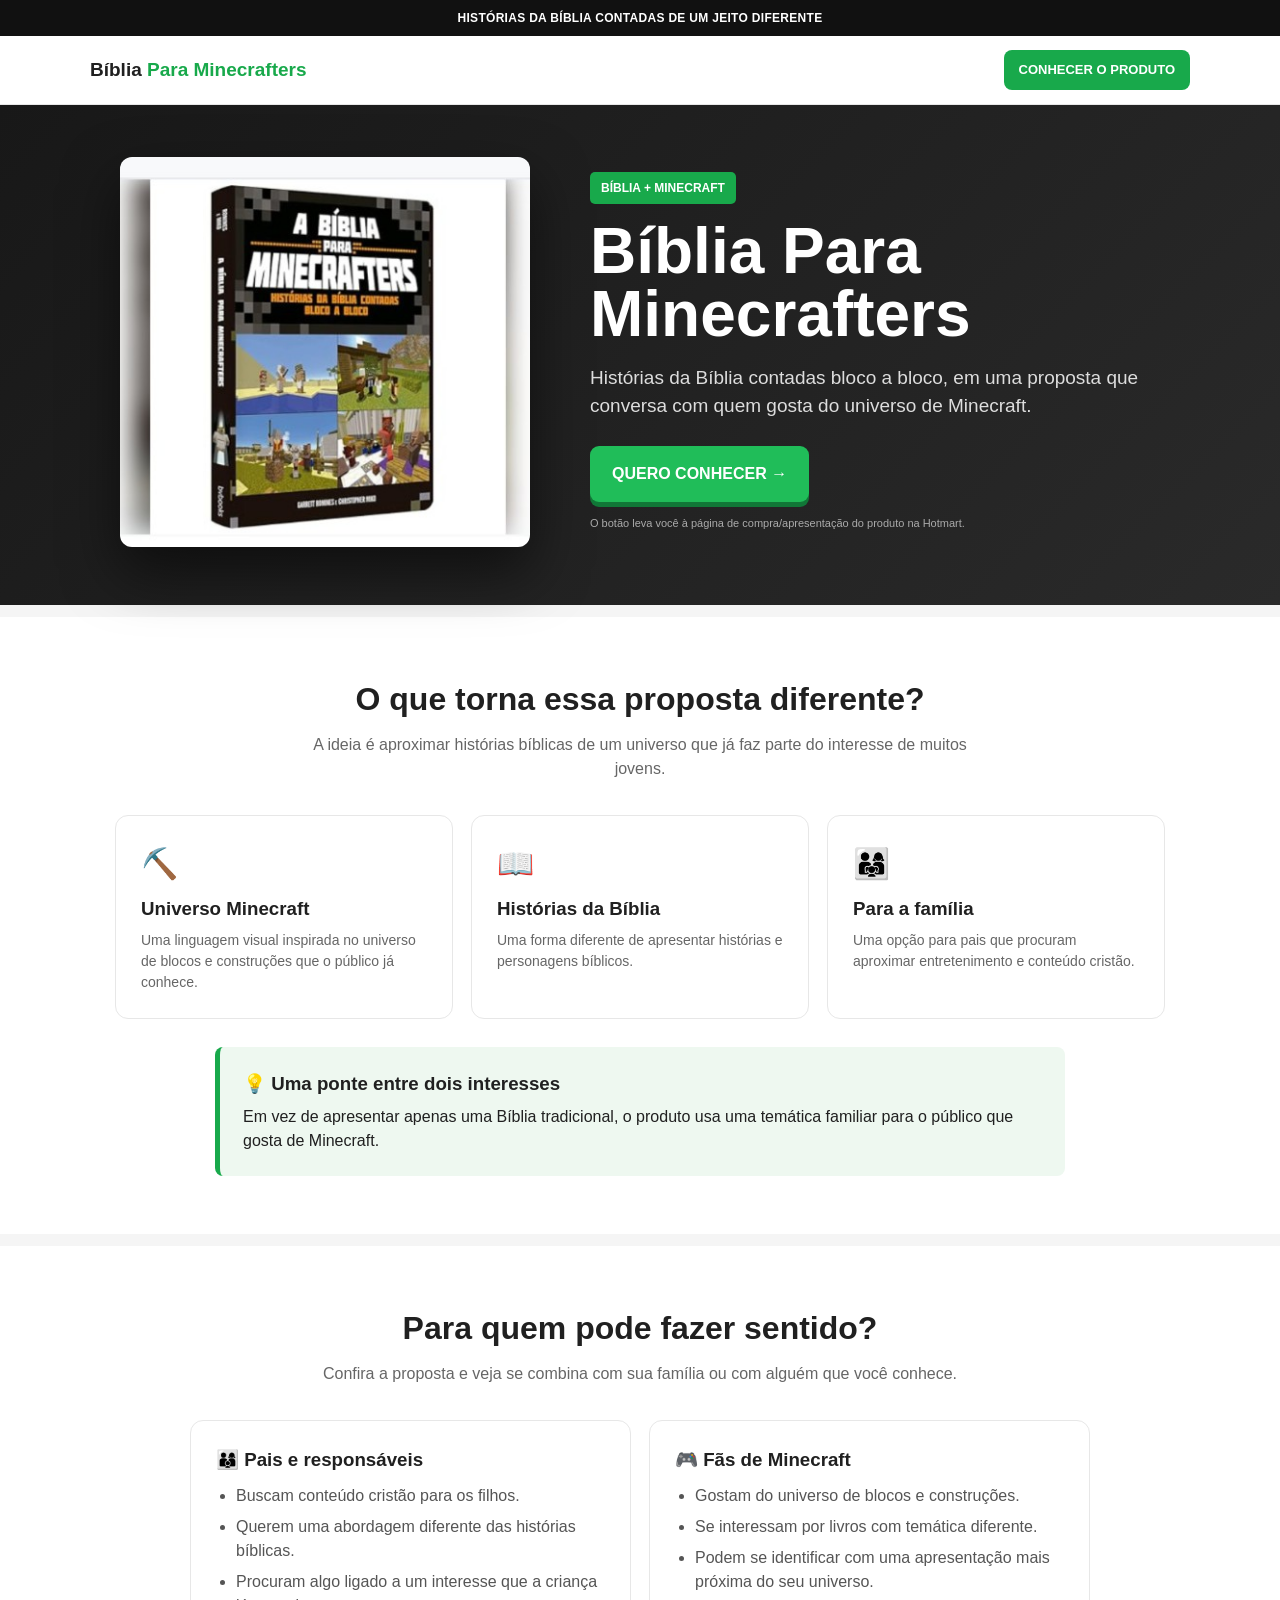
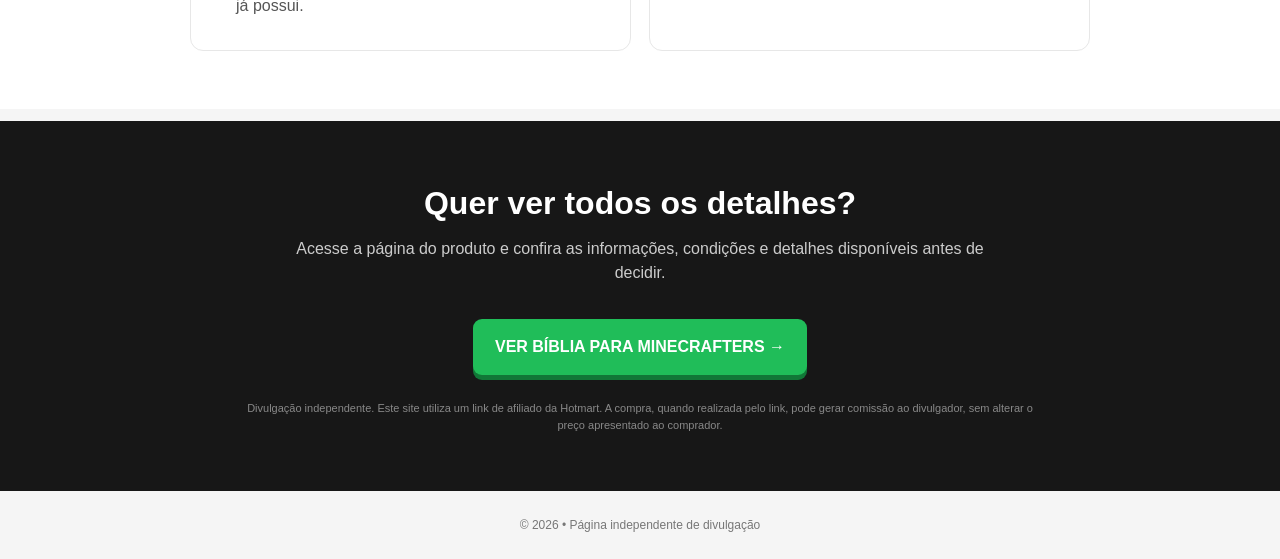
<file: index.html>
<!DOCTYPE html>
<html lang="pt-BR">
<head>
<meta charset="UTF-8">
<meta name="viewport" content="width=device-width, initial-scale=1.0">
<meta name="description" content="Bíblia Para Minecrafters — histórias da Bíblia contadas bloco a bloco.">
<title>Bíblia Para Minecrafters | Histórias da Bíblia</title>
<style>
:root{--green:#18a94b;--dark:#171717;--light:#f5f5f5;--text:#202020;--muted:#666;--line:#e7e7e7}
*{box-sizing:border-box;margin:0;padding:0}
body{font-family:Arial,Helvetica,sans-serif;background:var(--light);color:var(--text);line-height:1.5}
a{color:inherit}
.top{background:#111;color:#fff;text-align:center;padding:9px 14px;font-size:12px;font-weight:800;letter-spacing:.3px}
.nav{background:#fff;border-bottom:1px solid var(--line);padding:14px 18px;position:sticky;top:0;z-index:10}
.navin{max-width:1100px;margin:auto;display:flex;align-items:center;justify-content:space-between;gap:12px}
.logo{font-weight:900;font-size:19px}.logo b{color:var(--green)}
.nav a{text-decoration:none;background:var(--green);color:#fff;padding:10px 15px;border-radius:8px;font-weight:900;font-size:13px}
.hero{background:linear-gradient(135deg,#181818,#2a2a2a);color:#fff;padding:52px 20px 58px}
.wrap{max-width:1050px;margin:auto}
.hero-grid{display:grid;grid-template-columns:minmax(260px,420px) 1fr;align-items:center;gap:55px}
.cover{width:100%;max-width:410px;margin:auto;display:block;border-radius:12px;box-shadow:0 24px 55px rgba(0,0,0,.55)}
.badge{display:inline-block;background:var(--green);padding:7px 11px;border-radius:5px;font-size:12px;font-weight:900;text-transform:uppercase;margin-bottom:16px}
h1{font-size:clamp(38px,6vw,64px);line-height:.98;margin-bottom:18px}
.lead{font-size:19px;color:#ddd;max-width:610px;margin-bottom:25px}
.cta{display:inline-block;background:#20bd59;color:#fff;text-decoration:none;padding:16px 22px;border-radius:9px;font-size:16px;font-weight:900;box-shadow:0 5px 0 #117737;transition:.15s}
.cta:hover{transform:translateY(2px);box-shadow:0 3px 0 #117737}
.note{font-size:11px;color:#aaa;margin-top:13px}
section{background:#fff;margin-top:12px;padding:58px 20px}
.title{font-size:32px;text-align:center;margin-bottom:10px}
.sub{text-align:center;color:var(--muted);max-width:700px;margin:0 auto 34px}
.cards{display:grid;grid-template-columns:repeat(3,1fr);gap:18px}
.card{border:1px solid var(--line);border-radius:13px;padding:25px;background:#fff}
.card .ico{font-size:30px;margin-bottom:9px}.card h3{margin-bottom:7px}.card p{color:var(--muted);font-size:14px}
.highlight{max-width:850px;margin:28px auto 0;padding:23px;border-left:5px solid var(--green);background:#eef8f0;border-radius:8px}
.highlight h3{margin-bottom:7px}
.audience{display:grid;grid-template-columns:1fr 1fr;gap:18px;max-width:900px;margin:auto}
.box{padding:25px;border:1px solid var(--line);border-radius:13px}
.box ul{padding-left:20px;color:#555;margin-top:10px}.box li{margin:7px 0}
.final{background:var(--dark);color:#fff;text-align:center}
.final .sub{color:#ccc}
.disc{font-size:11px;color:#888;max-width:800px;margin:25px auto 0;text-align:center}
footer{padding:25px 15px;text-align:center;color:#777;font-size:12px}
@media(max-width:760px){.nav a{display:none}.hero{padding:35px 17px 48px}.hero-grid{grid-template-columns:1fr;gap:30px}.cover{max-width:310px}.hero-copy{text-align:center}.lead{font-size:17px}section{padding:43px 17px}.title{font-size:27px}.cards,.audience{grid-template-columns:1fr}}
</style>
</head>
<body>
<div class="top">HISTÓRIAS DA BÍBLIA CONTADAS DE UM JEITO DIFERENTE</div>
<header class="nav"><div class="navin"><div class="logo">Bíblia <b>Para Minecrafters</b></div><a href="https://go.hotmart.com/D107093049S" target="_blank" rel="noopener noreferrer">CONHECER O PRODUTO</a></div></header>
<main>
<section class="hero" style="margin-top:0">
<div class="wrap hero-grid">
<div><img class="cover" src="[data-uri]" alt="Capa da Bíblia Para Minecrafters"></div>
<div class="hero-copy">
<span class="badge">Bíblia + Minecraft</span>
<h1>Bíblia Para<br>Minecrafters</h1>
<p class="lead">Histórias da Bíblia contadas bloco a bloco, em uma proposta que conversa com quem gosta do universo de Minecraft.</p>
<a class="cta" href="https://go.hotmart.com/D107093049S" target="_blank" rel="noopener noreferrer">QUERO CONHECER →</a>
<p class="note">O botão leva você à página de compra/apresentação do produto na Hotmart.</p>
</div>
</div>
</section>
<section><div class="wrap">
<h2 class="title">O que torna essa proposta diferente?</h2>
<p class="sub">A ideia é aproximar histórias bíblicas de um universo que já faz parte do interesse de muitos jovens.</p>
<div class="cards">
<div class="card"><div class="ico">⛏️</div><h3>Universo Minecraft</h3><p>Uma linguagem visual inspirada no universo de blocos e construções que o público já conhece.</p></div>
<div class="card"><div class="ico">📖</div><h3>Histórias da Bíblia</h3><p>Uma forma diferente de apresentar histórias e personagens bíblicos.</p></div>
<div class="card"><div class="ico">👨‍👩‍👧</div><h3>Para a família</h3><p>Uma opção para pais que procuram aproximar entretenimento e conteúdo cristão.</p></div>
</div>
<div class="highlight"><h3>💡 Uma ponte entre dois interesses</h3><p>Em vez de apresentar apenas uma Bíblia tradicional, o produto usa uma temática familiar para o público que gosta de Minecraft.</p></div>
</div></section>
<section><div class="wrap">
<h2 class="title">Para quem pode fazer sentido?</h2>
<p class="sub">Confira a proposta e veja se combina com sua família ou com alguém que você conhece.</p>
<div class="audience">
<div class="box"><h3>👨‍👩‍👦 Pais e responsáveis</h3><ul><li>Buscam conteúdo cristão para os filhos.</li><li>Querem uma abordagem diferente das histórias bíblicas.</li><li>Procuram algo ligado a um interesse que a criança já possui.</li></ul></div>
<div class="box"><h3>🎮 Fãs de Minecraft</h3><ul><li>Gostam do universo de blocos e construções.</li><li>Se interessam por livros com temática diferente.</li><li>Podem se identificar com uma apresentação mais próxima do seu universo.</li></ul></div>
</div>
</div></section>
<section class="final"><div class="wrap">
<h2 class="title">Quer ver todos os detalhes?</h2>
<p class="sub">Acesse a página do produto e confira as informações, condições e detalhes disponíveis antes de decidir.</p>
<a class="cta" href="https://go.hotmart.com/D107093049S" target="_blank" rel="noopener noreferrer">VER BÍBLIA PARA MINECRAFTERS →</a>
<p class="disc">Divulgação independente. Este site utiliza um link de afiliado da Hotmart. A compra, quando realizada pelo link, pode gerar comissão ao divulgador, sem alterar o preço apresentado ao comprador.</p>
</div></section>
</main>
<footer>© 2026 • Página independente de divulgação</footer>
</body></html>
</file>
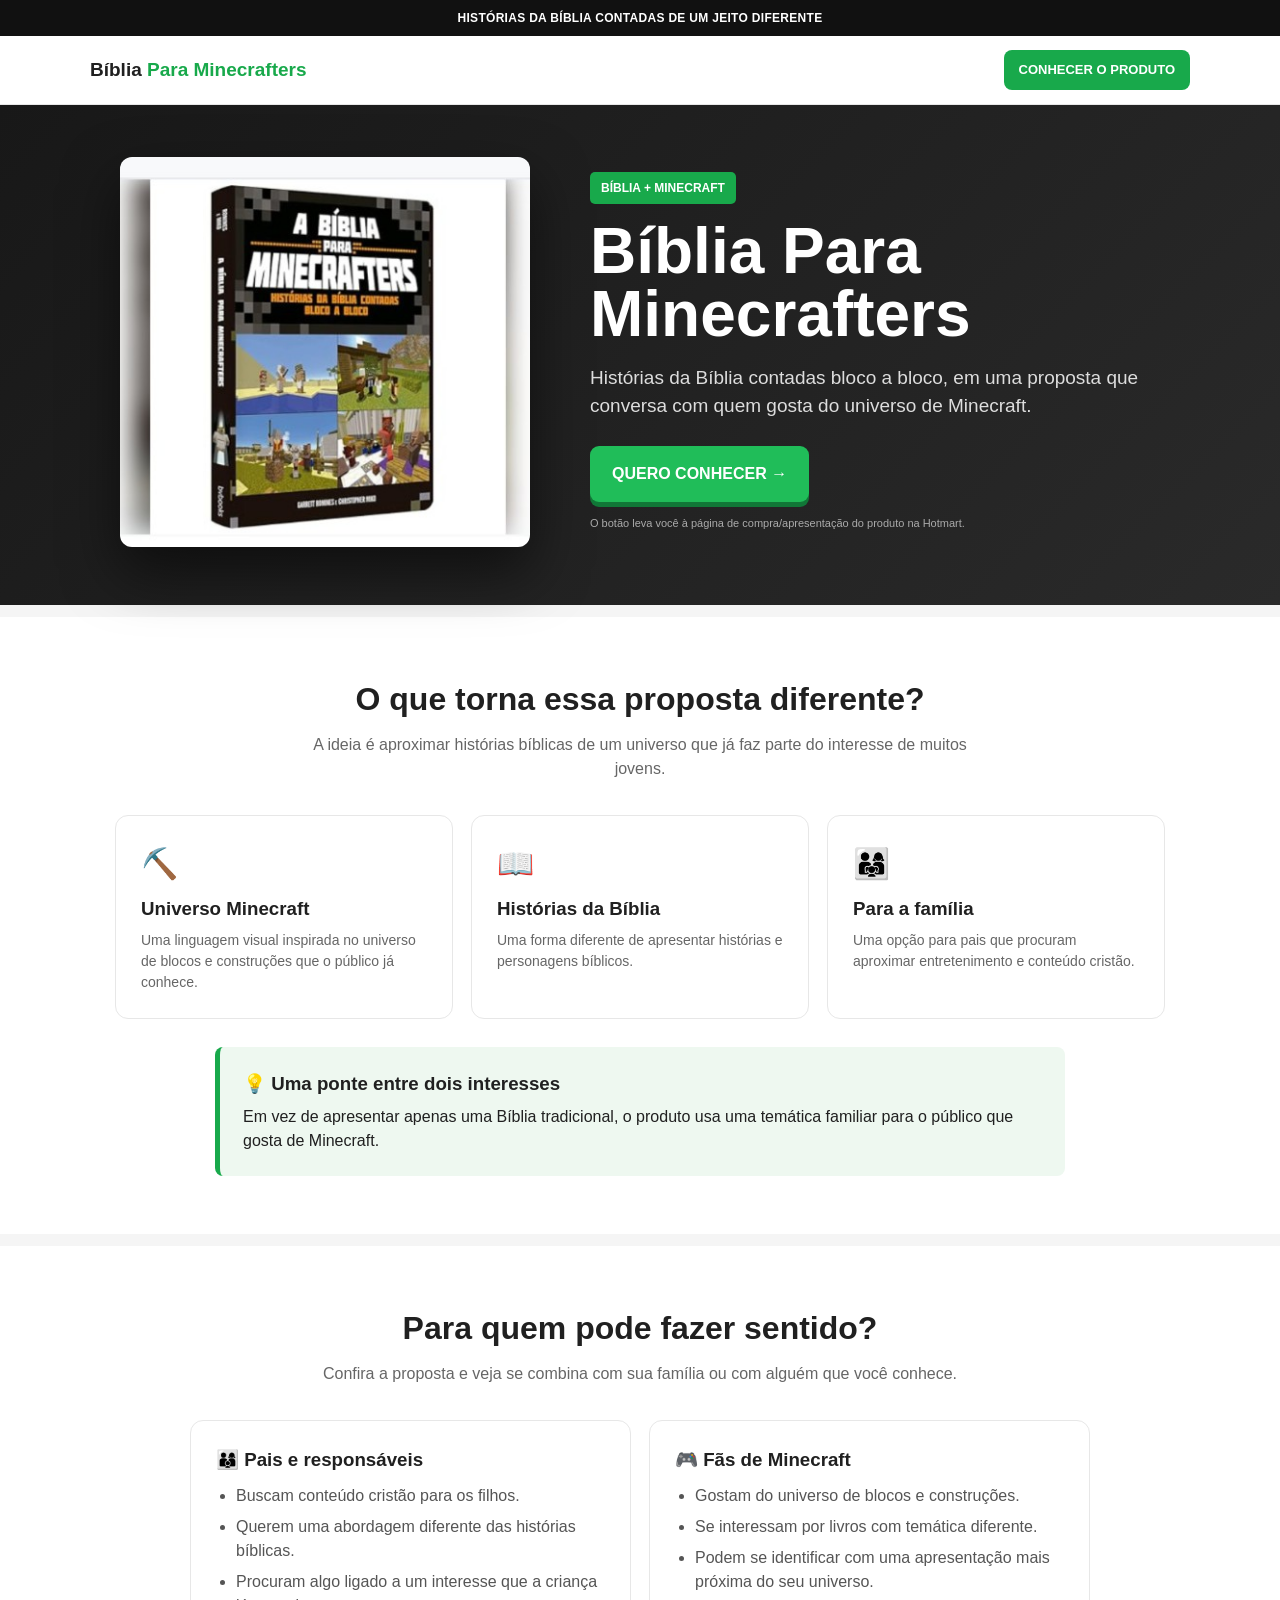
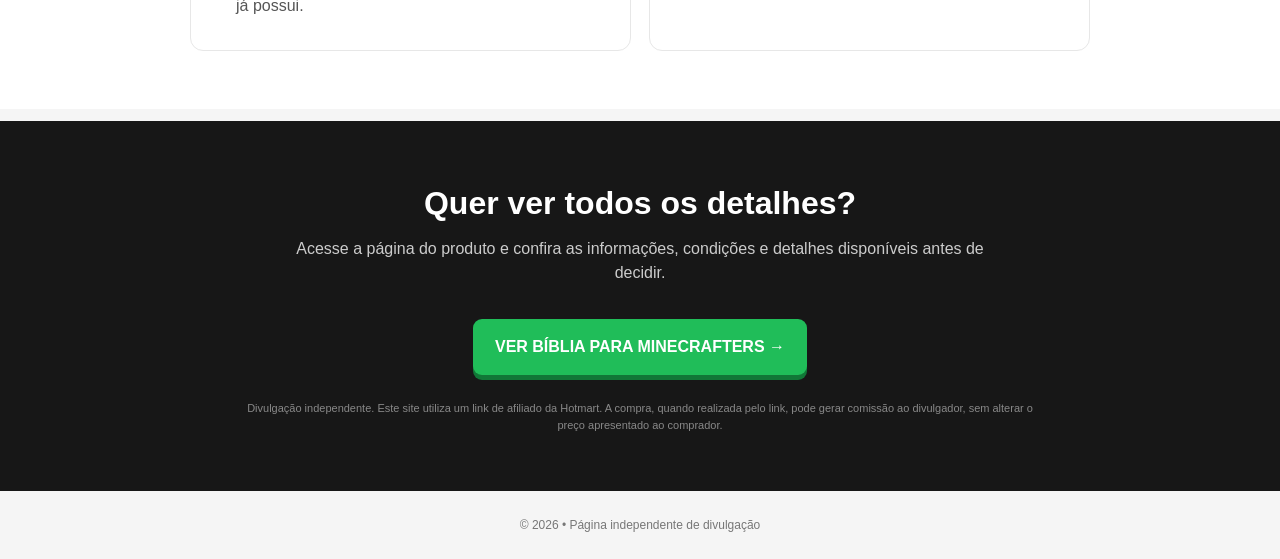
<file: index-5.html>
<!DOCTYPE html>
<html lang="pt-BR">
<head>
<meta charset="UTF-8">
<meta name="viewport" content="width=device-width, initial-scale=1.0">
<meta name="description" content="Bíblia Para Minecrafters — histórias da Bíblia contadas bloco a bloco.">
<title>Bíblia Para Minecrafters | Histórias da Bíblia</title>
<style>
:root{--green:#18a94b;--dark:#171717;--light:#f5f5f5;--text:#202020;--muted:#666;--line:#e7e7e7}
*{box-sizing:border-box;margin:0;padding:0}
body{font-family:Arial,Helvetica,sans-serif;background:var(--light);color:var(--text);line-height:1.5}
a{color:inherit}
.top{background:#111;color:#fff;text-align:center;padding:9px 14px;font-size:12px;font-weight:800;letter-spacing:.3px}
.nav{background:#fff;border-bottom:1px solid var(--line);padding:14px 18px;position:sticky;top:0;z-index:10}
.navin{max-width:1100px;margin:auto;display:flex;align-items:center;justify-content:space-between;gap:12px}
.logo{font-weight:900;font-size:19px}.logo b{color:var(--green)}
.nav a{text-decoration:none;background:var(--green);color:#fff;padding:10px 15px;border-radius:8px;font-weight:900;font-size:13px}
.hero{background:linear-gradient(135deg,#181818,#2a2a2a);color:#fff;padding:52px 20px 58px}
.wrap{max-width:1050px;margin:auto}
.hero-grid{display:grid;grid-template-columns:minmax(260px,420px) 1fr;align-items:center;gap:55px}
.cover{width:100%;max-width:410px;margin:auto;display:block;border-radius:12px;box-shadow:0 24px 55px rgba(0,0,0,.55)}
.badge{display:inline-block;background:var(--green);padding:7px 11px;border-radius:5px;font-size:12px;font-weight:900;text-transform:uppercase;margin-bottom:16px}
h1{font-size:clamp(38px,6vw,64px);line-height:.98;margin-bottom:18px}
.lead{font-size:19px;color:#ddd;max-width:610px;margin-bottom:25px}
.cta{display:inline-block;background:#20bd59;color:#fff;text-decoration:none;padding:16px 22px;border-radius:9px;font-size:16px;font-weight:900;box-shadow:0 5px 0 #117737;transition:.15s}
.cta:hover{transform:translateY(2px);box-shadow:0 3px 0 #117737}
.note{font-size:11px;color:#aaa;margin-top:13px}
section{background:#fff;margin-top:12px;padding:58px 20px}
.title{font-size:32px;text-align:center;margin-bottom:10px}
.sub{text-align:center;color:var(--muted);max-width:700px;margin:0 auto 34px}
.cards{display:grid;grid-template-columns:repeat(3,1fr);gap:18px}
.card{border:1px solid var(--line);border-radius:13px;padding:25px;background:#fff}
.card .ico{font-size:30px;margin-bottom:9px}.card h3{margin-bottom:7px}.card p{color:var(--muted);font-size:14px}
.highlight{max-width:850px;margin:28px auto 0;padding:23px;border-left:5px solid var(--green);background:#eef8f0;border-radius:8px}
.highlight h3{margin-bottom:7px}
.audience{display:grid;grid-template-columns:1fr 1fr;gap:18px;max-width:900px;margin:auto}
.box{padding:25px;border:1px solid var(--line);border-radius:13px}
.box ul{padding-left:20px;color:#555;margin-top:10px}.box li{margin:7px 0}
.final{background:var(--dark);color:#fff;text-align:center}
.final .sub{color:#ccc}
.disc{font-size:11px;color:#888;max-width:800px;margin:25px auto 0;text-align:center}
footer{padding:25px 15px;text-align:center;color:#777;font-size:12px}
@media(max-width:760px){.nav a{display:none}.hero{padding:35px 17px 48px}.hero-grid{grid-template-columns:1fr;gap:30px}.cover{max-width:310px}.hero-copy{text-align:center}.lead{font-size:17px}section{padding:43px 17px}.title{font-size:27px}.cards,.audience{grid-template-columns:1fr}}
</style>
</head>
<body>
<div class="top">HISTÓRIAS DA BÍBLIA CONTADAS DE UM JEITO DIFERENTE</div>
<header class="nav"><div class="navin"><div class="logo">Bíblia <b>Para Minecrafters</b></div><a href="https://go.hotmart.com/D107093049S" target="_blank" rel="noopener noreferrer">CONHECER O PRODUTO</a></div></header>
<main>
<section class="hero" style="margin-top:0">
<div class="wrap hero-grid">
<div><img class="cover" src="[data-uri]" alt="Capa da Bíblia Para Minecrafters"></div>
<div class="hero-copy">
<span class="badge">Bíblia + Minecraft</span>
<h1>Bíblia Para<br>Minecrafters</h1>
<p class="lead">Histórias da Bíblia contadas bloco a bloco, em uma proposta que conversa com quem gosta do universo de Minecraft.</p>
<a class="cta" href="https://go.hotmart.com/D107093049S" target="_blank" rel="noopener noreferrer">QUERO CONHECER →</a>
<p class="note">O botão leva você à página de compra/apresentação do produto na Hotmart.</p>
</div>
</div>
</section>
<section><div class="wrap">
<h2 class="title">O que torna essa proposta diferente?</h2>
<p class="sub">A ideia é aproximar histórias bíblicas de um universo que já faz parte do interesse de muitos jovens.</p>
<div class="cards">
<div class="card"><div class="ico">⛏️</div><h3>Universo Minecraft</h3><p>Uma linguagem visual inspirada no universo de blocos e construções que o público já conhece.</p></div>
<div class="card"><div class="ico">📖</div><h3>Histórias da Bíblia</h3><p>Uma forma diferente de apresentar histórias e personagens bíblicos.</p></div>
<div class="card"><div class="ico">👨‍👩‍👧</div><h3>Para a família</h3><p>Uma opção para pais que procuram aproximar entretenimento e conteúdo cristão.</p></div>
</div>
<div class="highlight"><h3>💡 Uma ponte entre dois interesses</h3><p>Em vez de apresentar apenas uma Bíblia tradicional, o produto usa uma temática familiar para o público que gosta de Minecraft.</p></div>
</div></section>
<section><div class="wrap">
<h2 class="title">Para quem pode fazer sentido?</h2>
<p class="sub">Confira a proposta e veja se combina com sua família ou com alguém que você conhece.</p>
<div class="audience">
<div class="box"><h3>👨‍👩‍👦 Pais e responsáveis</h3><ul><li>Buscam conteúdo cristão para os filhos.</li><li>Querem uma abordagem diferente das histórias bíblicas.</li><li>Procuram algo ligado a um interesse que a criança já possui.</li></ul></div>
<div class="box"><h3>🎮 Fãs de Minecraft</h3><ul><li>Gostam do universo de blocos e construções.</li><li>Se interessam por livros com temática diferente.</li><li>Podem se identificar com uma apresentação mais próxima do seu universo.</li></ul></div>
</div>
</div></section>
<section class="final"><div class="wrap">
<h2 class="title">Quer ver todos os detalhes?</h2>
<p class="sub">Acesse a página do produto e confira as informações, condições e detalhes disponíveis antes de decidir.</p>
<a class="cta" href="https://go.hotmart.com/D107093049S" target="_blank" rel="noopener noreferrer">VER BÍBLIA PARA MINECRAFTERS →</a>
<p class="disc">Divulgação independente. Este site utiliza um link de afiliado da Hotmart. A compra, quando realizada pelo link, pode gerar comissão ao divulgador, sem alterar o preço apresentado ao comprador.</p>
</div></section>
</main>
<footer>© 2026 • Página independente de divulgação</footer>
</body></html>
</file>
